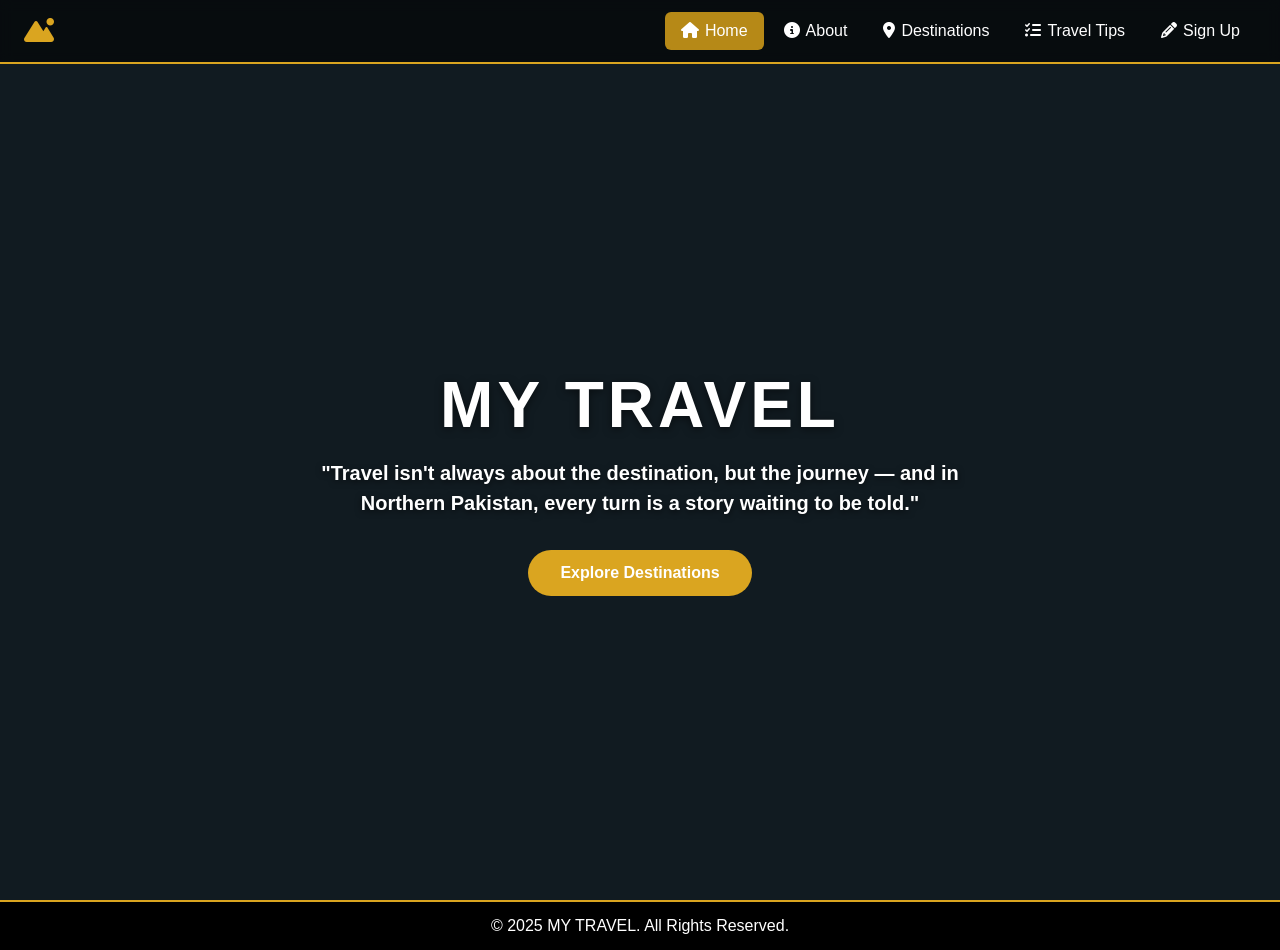
<file: index.html>
<!DOCTYPE html>
<html lang="en">
<head>
    <meta charset="UTF-8">
    <meta name="viewport" content="width=device-width, initial-scale=1.0">
    <title>My Travel</title>
    <link rel="stylesheet" href="https://cdnjs.cloudflare.com/ajax/libs/font-awesome/6.5.0/css/all.min.css">
    <link rel="stylesheet" href="style.css">
</head>
<body>
    <header class="topbar">
        <a href="index.html" class="logo" aria-label="Home"><i class="fa-solid fa-mountain-sun"></i></a>
        <button class="menu-toggle" aria-label="Open menu" aria-expanded="false"><i class="fa-solid fa-bars"></i></button>
        <ul class="nav">
            <li><a href="index.html" class="active"><i class="fa-solid fa-house"></i>Home</a></li>
            <li><a href="about.html"><i class="fa-solid fa-circle-info"></i>About</a></li>
            <li><a href="destinations.html"><i class="fa-solid fa-location-dot"></i>Destinations</a></li>
            <li><a href="tips.html"><i class="fa-solid fa-list-check"></i>Travel Tips</a></li>
            <li><a href="signup.html"><i class="fa-solid fa-pencil-alt"></i>Sign Up</a></li>
        </ul>
    </header>
    <main>
        <section class="hero">
            <h1>MY TRAVEL</h1>
            <blockquote>"Travel isn't always about the destination, but the journey &mdash; and in Northern Pakistan, every turn is a story waiting to be told."</blockquote>
            <a href="destinations.html" class="btn">Explore Destinations</a>
        </section>
    </main>
    <footer class="footer">
        <p>&copy; 2025 MY TRAVEL. All Rights Reserved.</p>
    </footer>
    <script src="nav.js"></script>
</body>
</html>
</file>
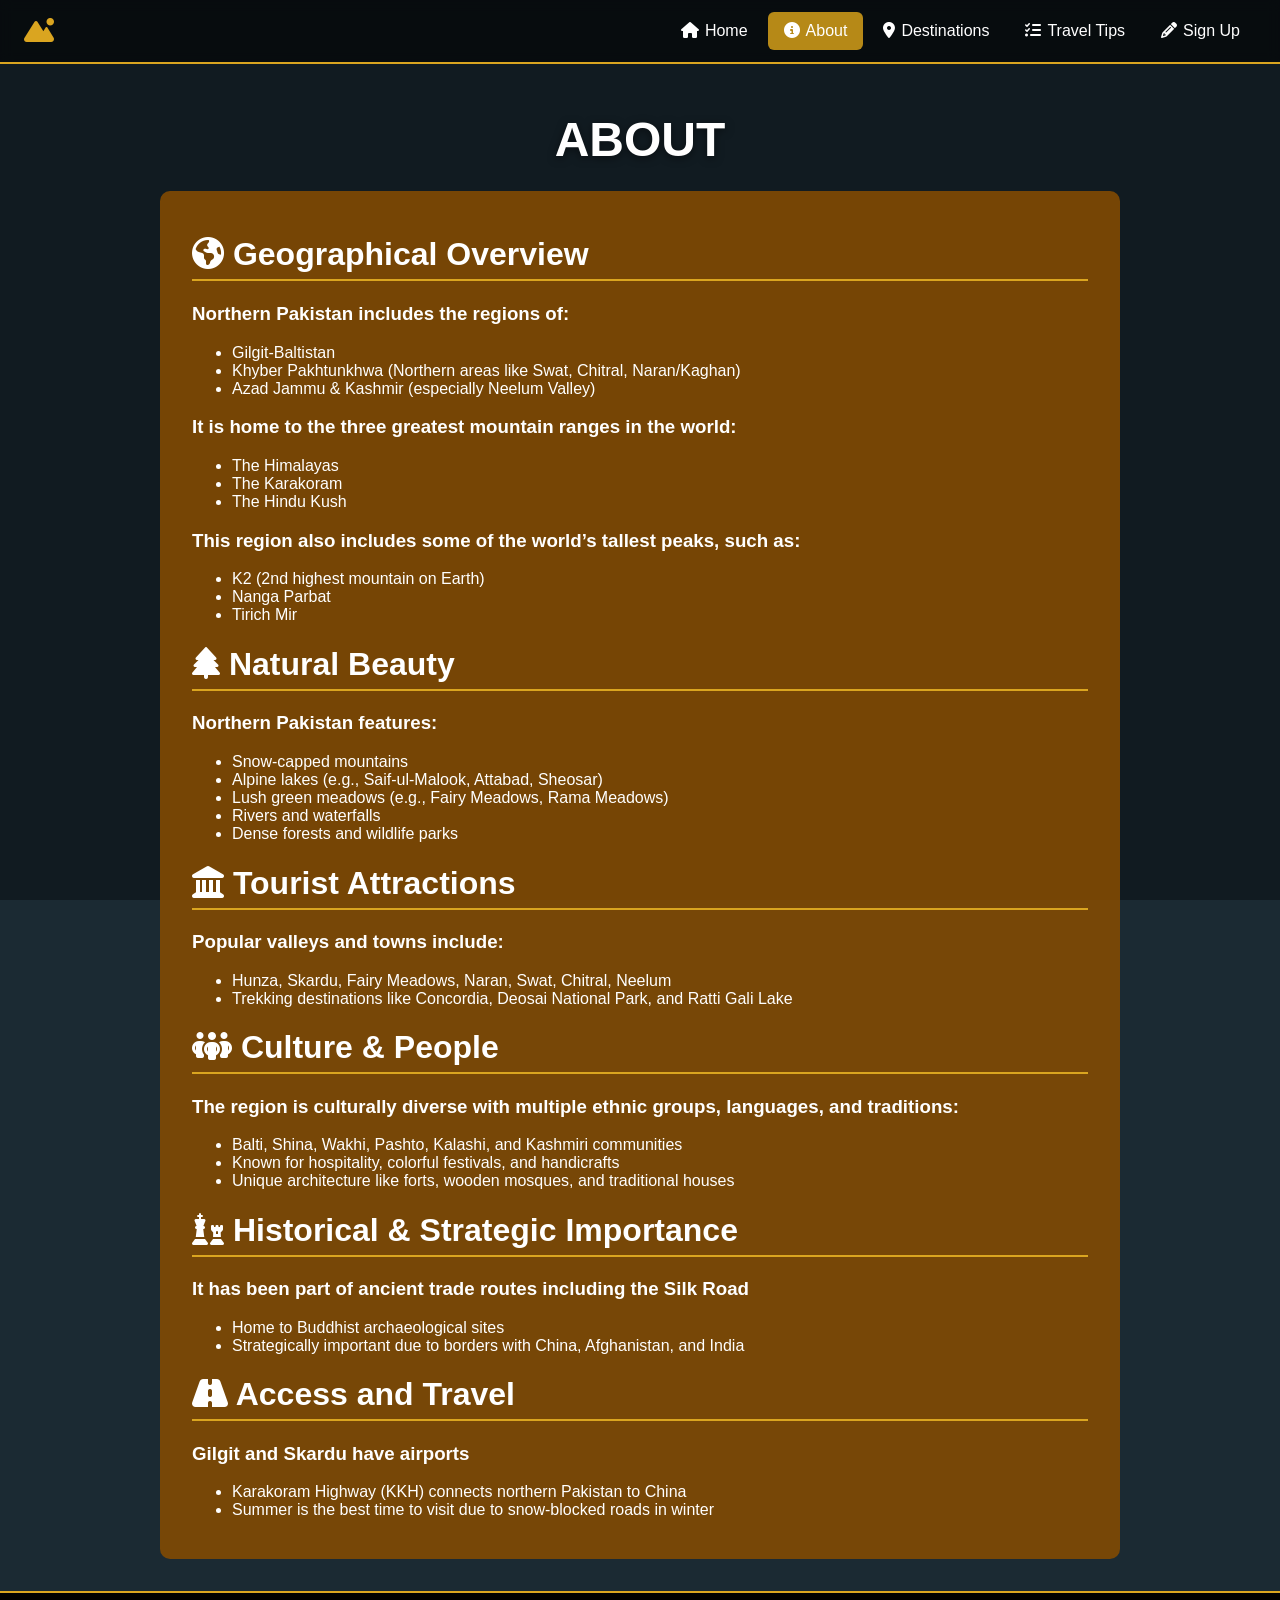
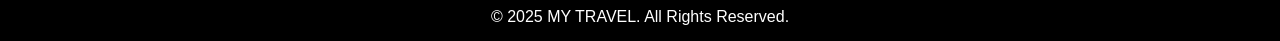
<file: about.html>
<!DOCTYPE html>
<html lang="en">
<head>
    <meta charset="UTF-8">
    <meta name="viewport" content="width=device-width, initial-scale=1.0">
    <title>About</title>
    <link rel="stylesheet" href="https://cdnjs.cloudflare.com/ajax/libs/font-awesome/6.5.0/css/all.min.css">
    <link rel="stylesheet" href="style.css">
</head>
<body>
    <header class="topbar">
        <a href="index.html" class="logo" aria-label="Home"><i class="fa-solid fa-mountain-sun"></i></a>
        <button class="menu-toggle" aria-label="Open menu" aria-expanded="false"><i class="fa-solid fa-bars"></i></button>
        <ul class="nav">
            <li><a href="index.html"><i class="fa-solid fa-house"></i>Home</a></li>
            <li><a href="about.html" class="active"><i class="fa-solid fa-circle-info"></i>About</a></li>
            <li><a href="destinations.html"><i class="fa-solid fa-location-dot"></i>Destinations</a></li>
            <li><a href="tips.html"><i class="fa-solid fa-list-check"></i>Travel Tips</a></li>
            <li><a href="signup.html"><i class="fa-solid fa-pencil-alt"></i>Sign Up</a></li>
        </ul>
    </header>
    <main>
        <section class="page-title"><h1>ABOUT</h1></section>
        <div class="panel">
  <h1 class="line"><i class="fa-solid fa-earth-americas"></i> Geographical Overview</h1>
  <h3>Northern Pakistan includes the regions of:</h3>
   <ul>
    <li>Gilgit-Baltistan</li>
    <li>Khyber Pakhtunkhwa (Northern areas like Swat, Chitral, Naran/Kaghan)</li>
    <li>Azad Jammu & Kashmir (especially Neelum Valley)</li>
   </ul>
   <h3>It is home to the three greatest mountain ranges in the world:</h3>
   <ul>
    <li>The Himalayas</li>
    <li>The Karakoram</li>
    <li>The Hindu Kush</li>
   </ul>
   <h3>This region also includes some of the world’s tallest peaks, such as:</h3>
   <ul>
     <li>K2 (2nd highest mountain on Earth)</li>
    <li>Nanga Parbat</li>
    <li>Tirich Mir</li>
   </ul>

   <h1 class="line"><i class="fa-solid fa-tree"></i> Natural Beauty</h1>
   <h3>Northern Pakistan features:</h3>
    <ul>
        <li>Snow-capped mountains</li>
        <li>Alpine lakes (e.g., Saif-ul-Malook, Attabad, Sheosar)</li>
        <li>Lush green meadows (e.g., Fairy Meadows, Rama Meadows)</li>
         <li>Rivers and waterfalls</li>
        <li>Dense forests and wildlife parks</li>
    </ul>
    <h1 class="line"><i class="fa-solid fa-landmark"></i> Tourist Attractions</h1>
    <h3>Popular valleys and towns include:</h3>
    <ul>
        <li>Hunza, Skardu, Fairy Meadows, Naran, Swat, Chitral, Neelum</li>
         <li>Trekking destinations like Concordia, Deosai National Park, and Ratti Gali Lake</li>
    </ul>
    <h1 class="line"><i class="fa-solid fa-people-group"></i> Culture & People</h1>
    <h3>The region is culturally diverse with multiple ethnic groups, languages, and traditions:</h3>
     <ul>
        <li>Balti, Shina, Wakhi, Pashto, Kalashi, and Kashmiri communities</li>
        <li>Known for hospitality, colorful festivals, and handicrafts</li>
        <li>Unique architecture like forts, wooden mosques, and traditional houses</li>
     </ul>
<h1 class="line"><i class="fa-solid fa-chess"></i> Historical & Strategic Importance</h1>
     <h3>It has been part of ancient trade routes including the Silk Road</h3>
     <ul>
        <li>Home to Buddhist archaeological sites</li>
        <li>Strategically important due to borders with China, Afghanistan, and India</li>
     </ul>
     <h1 class="line"><i class="fa-solid fa-road"></i> Access and Travel</h1>
     <h3>Gilgit and Skardu have airports</h3>
      <ul>
        <li>Karakoram Highway (KKH) connects northern Pakistan to China</li>
        <li>Summer is the best time to visit due to snow-blocked roads in winter</li>
      </ul>
 </div>
    </main>
    <footer class="footer">
        <p>&copy; 2025 MY TRAVEL. All Rights Reserved.</p>
    </footer>
    <script src="nav.js"></script>
</body>
</html>
</file>
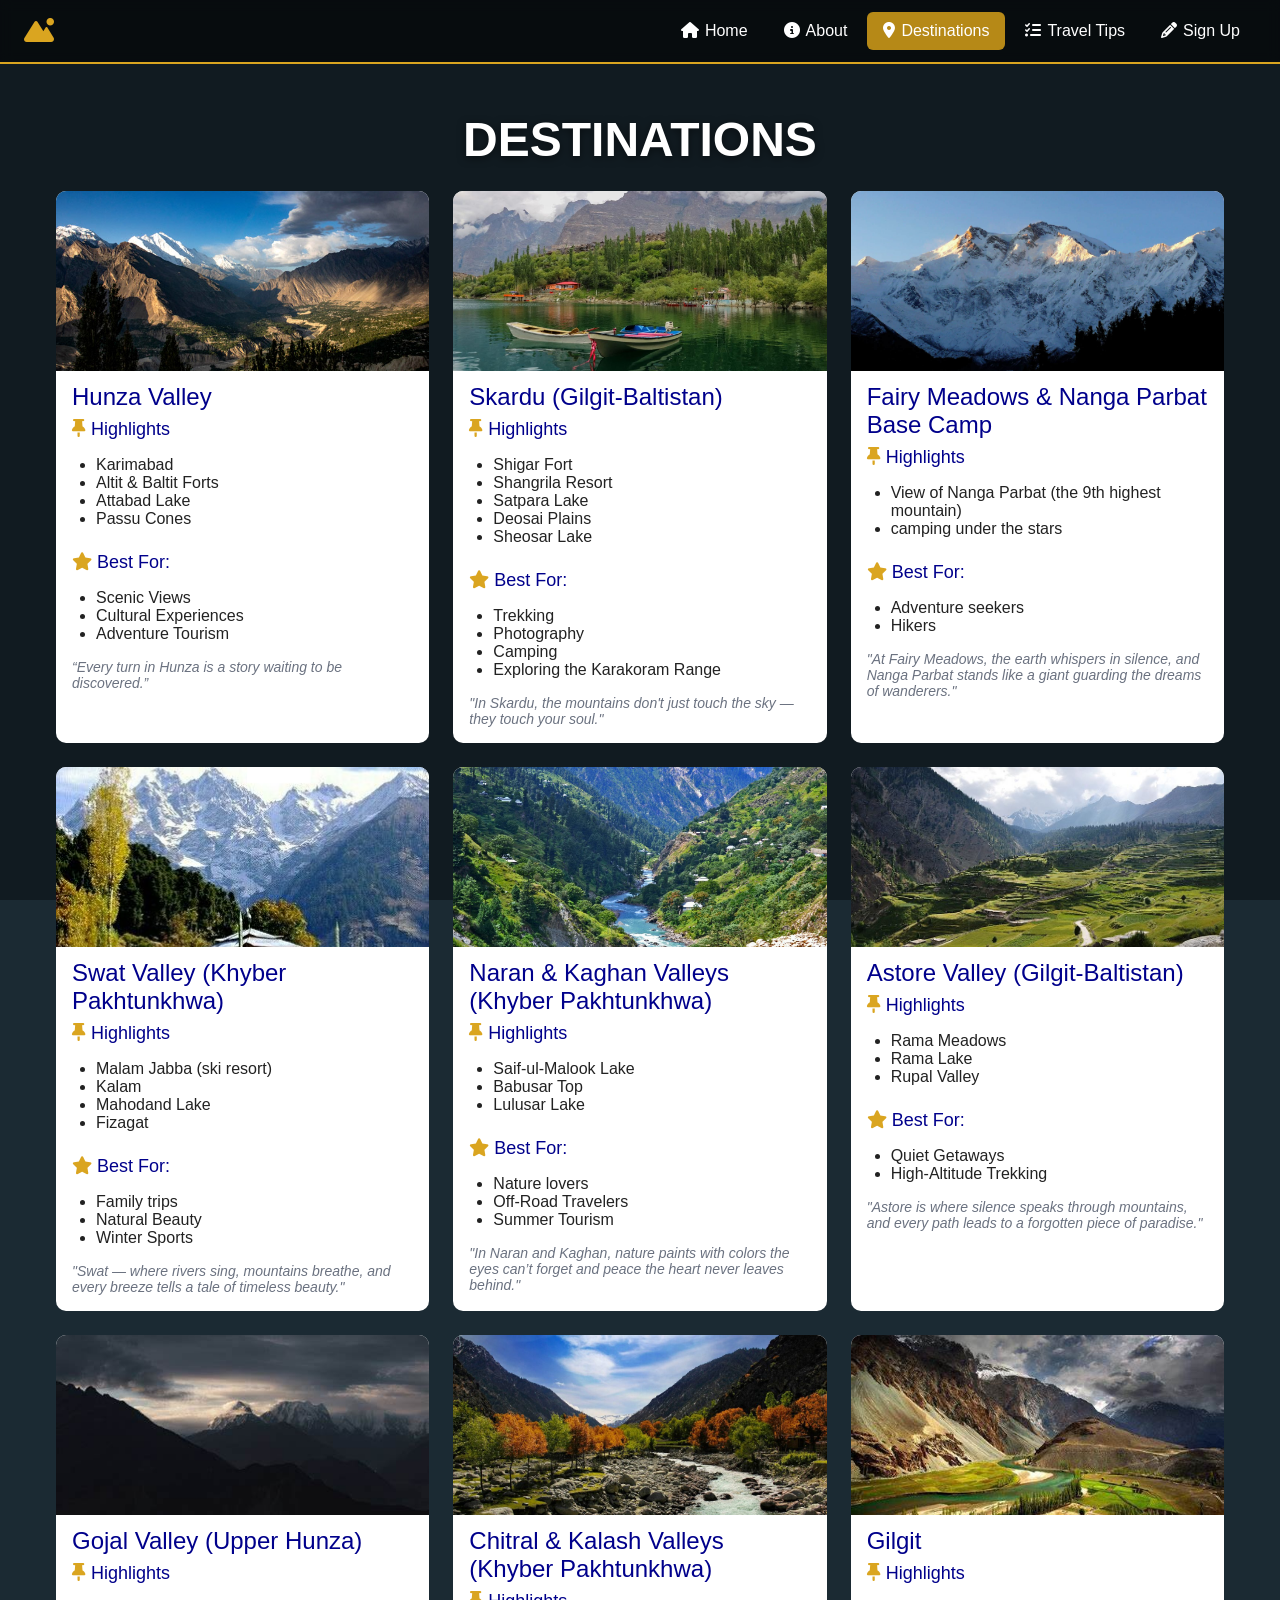
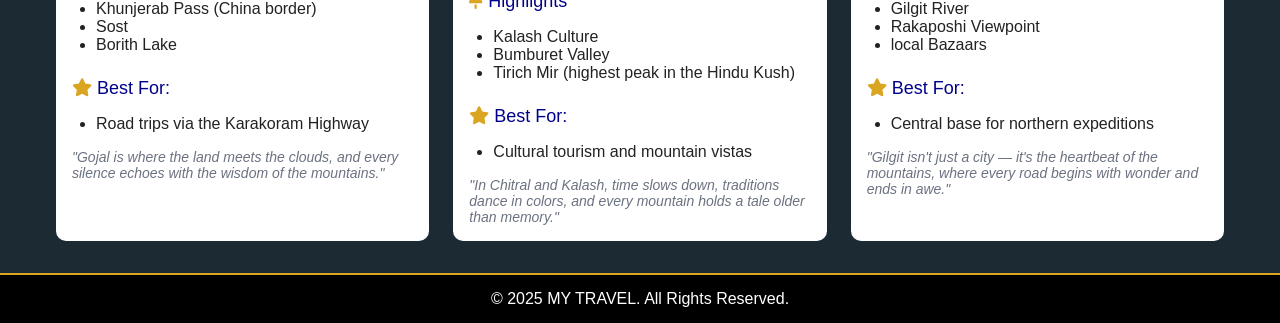
<file: destinations.html>
<!DOCTYPE html>
<html lang="en">
<head>
    <meta charset="UTF-8">
    <meta name="viewport" content="width=device-width, initial-scale=1.0">
    <title>Destinations</title>
    <link rel="stylesheet" href="https://cdnjs.cloudflare.com/ajax/libs/font-awesome/6.5.0/css/all.min.css">
    <link rel="stylesheet" href="style.css">
    <style>
        .grid { max-width: 1200px; margin: 0 auto 32px; padding: 0 16px; display: grid; grid-template-columns: repeat(auto-fill, minmax(280px, 1fr)); gap: 24px; }
        .card { background: white; color: #222; border-radius: 10px; overflow: hidden; padding-bottom: 16px; }
        .card img { width: 100%; height: 180px; object-fit: cover; display: block; transition: transform 0.3s ease; }
        .card img:hover { transform: scale(1.05); }
        .card1 { padding: 12px 16px 0; font-size: 24px; color: darkblue; }
        .card2 { padding: 8px 16px 0; font-size: 18px; color: darkblue; }
        .card3 { margin: 12px 16px 0; font-style: italic; color: #6b7280; font-size: 14px; }
    </style>
</head>
<body>
    <header class="topbar">
        <a href="index.html" class="logo" aria-label="Home"><i class="fa-solid fa-mountain-sun"></i></a>
        <button class="menu-toggle" aria-label="Open menu" aria-expanded="false"><i class="fa-solid fa-bars"></i></button>
        <ul class="nav">
            <li><a href="index.html"><i class="fa-solid fa-house"></i>Home</a></li>
            <li><a href="about.html"><i class="fa-solid fa-circle-info"></i>About</a></li>
            <li><a href="destinations.html" class="active"><i class="fa-solid fa-location-dot"></i>Destinations</a></li>
            <li><a href="tips.html"><i class="fa-solid fa-list-check"></i>Travel Tips</a></li>
            <li><a href="signup.html"><i class="fa-solid fa-pencil-alt"></i>Sign Up</a></li>
        </ul>
    </header>
    <main>
        <section class="page-title"><h1>DESTINATIONS</h1></section>
        <div class="grid">
<div class="card">
    <img  src="Eagle-Nest hunza velly.jpg" alt="hunza">
    <div class="card1">Hunza Valley </div>
    <div class="card2"><i class="fas fa-thumbtack" style="color: goldenrod;"></i>  Highlights</div>
    <ul>
        <li>Karimabad</li>
        <li>Altit & Baltit Forts</li>
        <li>Attabad Lake</li>
        <li>Passu Cones</li>
    </ul>
    <div class="card2"><i class="fas fa-star" style="color: goldenrod;"></i>  Best For:</div>
    <ul>
        <li>Scenic Views</li>
         <li>Cultural Experiences</li>
          <li>Adventure Tourism</li>
    </ul>
    <div class="card3">“Every turn in Hunza is a story waiting to be discovered.”</div>
</div>
<div class="card">
    <img  src="Skardu (Gilgit-Baltistan).jpg" alt="Skardu">
    <div class="card1">Skardu (Gilgit-Baltistan) </div>
    <div class="card2"><i class="fas fa-thumbtack" style="color: goldenrod;"></i>  Highlights</div>
    <ul>
        <li>Shigar Fort</li>
        <li>Shangrila Resort</li>
        <li>Satpara Lake</li>
        <li> Deosai Plains</li>
        <li> Sheosar Lake</li>
    </ul>
    <div class="card2"><i class="fas fa-star" style="color: goldenrod;"></i>  Best For:</div>
    <ul>
        <li>Trekking</li>
         <li>Photography</li>
          <li>Camping</li>
          <li>Exploring the Karakoram Range</li>
    </ul>
    <div class="card3">"In Skardu, the mountains don't just touch the sky — they touch your soul."</div>
</div>
<div class="card">
    <img  src="Fairy-Meadows-Nanga-Parbat-Base-Camp-with-Julliper-Peak-Climbing.jpg" alt="Fairy Meadows & Nanga Parbat Base Camp">
    <div class="card1">Fairy Meadows & Nanga Parbat Base Camp </div>
    <div class="card2"><i class="fas fa-thumbtack" style="color: goldenrod;"></i>  Highlights</div>
    <ul>
        <li>View of Nanga Parbat (the 9th highest mountain)</li>
        <li>camping under the stars</li>
    </ul>
    <div class="card2"><i class="fas fa-star" style="color: goldenrod;"></i>  Best For:</div>
    <ul>
        <li>Adventure seekers</li>
         <li>Hikers</li>
    </ul>
    <div class="card3">"At Fairy Meadows, the earth whispers in silence, and Nanga Parbat stands like a giant guarding the dreams of wanderers."</div>
</div>
  


<div class="card">
    <img  src="Swat Valley (Khyber Pakhtunkhwa).jpg" alt="Swat Valley (Khyber Pakhtunkhwa)">
    <div class="card1">Swat Valley (Khyber Pakhtunkhwa) </div>
    <div class="card2"><i class="fas fa-thumbtack" style="color: goldenrod;"></i>  Highlights</div>
    <ul>
        <li>Malam Jabba (ski resort)</li>
        <li>Kalam</li>
        <li> Mahodand Lake</li>
        <li>Fizagat</li>
    </ul>
    <div class="card2"><i class="fas fa-star" style="color: goldenrod;"></i>  Best For:</div>
    <ul>
        <li>Family trips</li>
         <li>Natural Beauty</li>
          <li>Winter Sports</li>
    </ul>
    <div class="card3">"Swat — where rivers sing, mountains breathe, and every breeze tells a tale of timeless beauty."</div>
</div>


<div class="card">
    <img  src="River-Kunhar-kaghan-valley.jpg" alt="Naran & Kaghan Valleys (Khyber Pakhtunkhwa)">
    <div class="card1">Naran & Kaghan Valleys (Khyber Pakhtunkhwa) </div>
    <div class="card2"><i class="fas fa-thumbtack" style="color: goldenrod;"></i>  Highlights</div>
    <ul>
        <li>Saif-ul-Malook Lake</li>
        <li>Babusar Top</li>
        <li> Lulusar Lake</li>
    </ul>
    <div class="card2"><i class="fas fa-star" style="color: goldenrod;"></i>  Best For:</div>
    <ul>
        <li>Nature lovers</li>
         <li>Off-Road Travelers</li>
          <li>Summer Tourism</li>
    </ul>
    <div class="card3">"In Naran and Kaghan, nature paints with colors the eyes can’t forget and peace the heart never leaves behind."</div>
</div>

<div class="card">
    <img  src="Astore Valley (Gilgit-Baltistan).jpg" alt=" Astore Valley (Gilgit-Baltistan)">
    <div class="card1"> Astore Valley (Gilgit-Baltistan) </div>
    <div class="card2"><i class="fas fa-thumbtack" style="color: goldenrod;"></i>  Highlights</div>
    <ul>
        <li>Rama Meadows</li>
        <li>Rama Lake</li>
        <li>Rupal Valley</li>
    </ul>
    <div class="card2"><i class="fas fa-star" style="color: goldenrod;"></i>  Best For:</div>
    <ul>
        <li>Quiet Getaways</li>
         <li>High-Altitude Trekking</li>
    </ul>
    <div class="card3">"Astore is where silence speaks through mountains, and every path leads to a forgotten piece of paradise."</div>
</div>
<div class="card">
    <img  src="Gojal Valley (Upper Hunza).jpg" alt="Gojal Valley (Upper Hunza)">
    <div class="card1">Gojal Valley (Upper Hunza) </div>
    <div class="card2"><i class="fas fa-thumbtack" style="color: goldenrod;"></i>  Highlights</div>
    <ul>
        <li>Khunjerab Pass (China border)</li>
        <li>Sost</li>
        <li>  Borith Lake</li>
    </ul>
    <div class="card2"><i class="fas fa-star" style="color: goldenrod;"></i>  Best For:</div>
    <ul>
        <li>Road trips via the Karakoram Highway</li>
    </ul>
    <div class="card3">"Gojal is where the land meets the clouds, and every silence echoes with the wisdom of the mountains."</div>
</div>


<div class="card">
    <img  src="Chitral & Kalash Valleys (Khyber Pakhtunkhwa).jpg" alt="Chitral & Kalash Valleys (Khyber Pakhtunkhwa)">
    <div class="card1">Chitral & Kalash Valleys (Khyber Pakhtunkhwa) </div>
    <div class="card2"><i class="fas fa-thumbtack" style="color: goldenrod;"></i>  Highlights</div>
    <ul>
        <li>Kalash Culture</li>
        <li> Bumburet Valley</li>
        <li> Tirich Mir (highest peak in the Hindu Kush)</li>
    </ul>
    <div class="card2"><i class="fas fa-star" style="color: goldenrod;"></i>  Best For:</div>
    <ul>
        <li> Cultural tourism and mountain vistas</li>
    </ul>
    <div class="card3">"In Chitral and Kalash, time slows down, traditions dance in colors, and every mountain holds a tale older than memory."</div>
</div>

<div class="card">
    <img  src="Gilgit.jpg" alt="Gilgit">
    <div class="card1"> Gilgit </div>
    <div class="card2"><i class="fas fa-thumbtack" style="color: goldenrod;"></i>  Highlights</div>
    <ul>
        <li>Gilgit River</li>
        <li>Rakaposhi Viewpoint</li>
        <li> local Bazaars</li>
    </ul>
    <div class="card2"><i class="fas fa-star" style="color: goldenrod;"></i>  Best For:</div>
    <ul>
        <li>Central base for northern expeditions</li>
    </ul>
    <div class="card3">"Gilgit isn't just a city — it's the heartbeat of the mountains, where every road begins with wonder and ends in awe."</div>
</div>
        </div>
    </main>
    <footer class="footer">
        <p>&copy; 2025 MY TRAVEL. All Rights Reserved.</p>
    </footer>
    <script src="nav.js"></script>
</body>
</html>
</file>
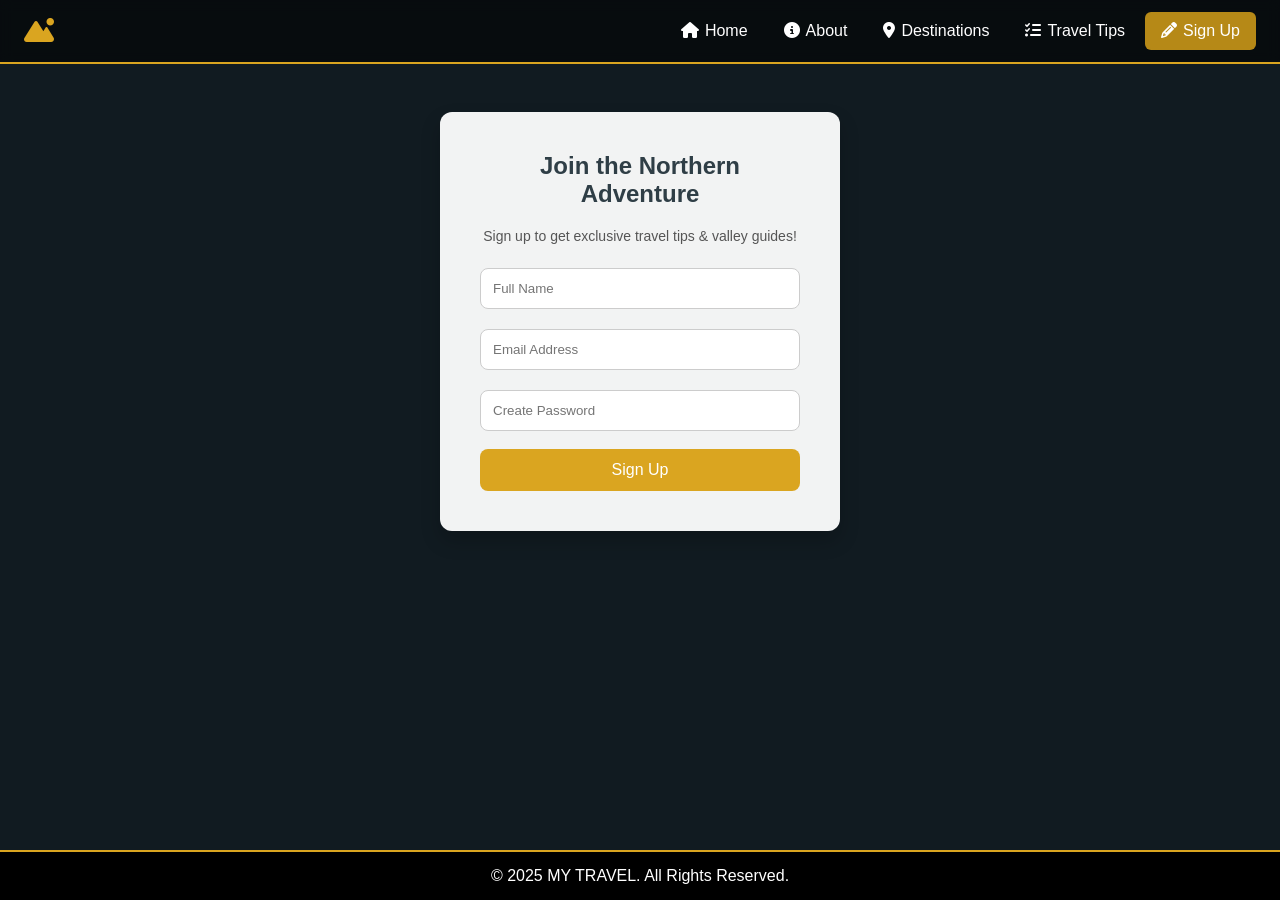
<file: signup.html>
<!DOCTYPE html>
<html lang="en">
<head>
    <meta charset="UTF-8">
    <meta name="viewport" content="width=device-width, initial-scale=1.0">
    <title>Sign Up</title>
    <link rel="stylesheet" href="https://cdnjs.cloudflare.com/ajax/libs/font-awesome/6.5.0/css/all.min.css">
    <link rel="stylesheet" href="style.css">
    <style>
        .signup-container { background: rgba(255,255,255,0.95); color: #2f3e46; padding: 40px; border-radius: 12px; box-shadow: 0 10px 20px rgba(0,0,0,0.2); max-width: 400px; margin: 48px auto; }
        .signup-container h2 { margin-top: 0; text-align: center; }
        .tagline { font-size: 14px; color: #555; text-align: center; }
        .signup-container input { width: 100%; padding: 12px; margin: 10px 0; border: 1px solid #ccc; border-radius: 8px; }
        .signup-container button { width: 100%; padding: 12px; margin-top: 8px; background: goldenrod; color: white; border: none; border-radius: 8px; font-size: 16px; cursor: pointer; }
        .signup-container button:hover { background: rgb(182, 137, 23); }
        #thanks { text-align: center; color: green; }
        @media (max-width: 768px) { .signup-container { margin: 24px 12px; padding: 24px; } }
    </style>
</head>
<body>
    <header class="topbar">
        <a href="index.html" class="logo" aria-label="Home"><i class="fa-solid fa-mountain-sun"></i></a>
        <button class="menu-toggle" aria-label="Open menu" aria-expanded="false"><i class="fa-solid fa-bars"></i></button>
        <ul class="nav">
            <li><a href="index.html"><i class="fa-solid fa-house"></i>Home</a></li>
            <li><a href="about.html"><i class="fa-solid fa-circle-info"></i>About</a></li>
            <li><a href="destinations.html"><i class="fa-solid fa-location-dot"></i>Destinations</a></li>
            <li><a href="tips.html"><i class="fa-solid fa-list-check"></i>Travel Tips</a></li>
            <li><a href="signup.html" class="active"><i class="fa-solid fa-pencil-alt"></i>Sign Up</a></li>
        </ul>
    </header>
    <main>
        <div class="signup-container">
            <h2>Join the Northern Adventure</h2>
            <p class="tagline">Sign up to get exclusive travel tips &amp; valley guides!</p>
            <form id="signup-form">
                <input type="text" placeholder="Full Name" required>
                <input type="email" placeholder="Email Address" required>
                <input type="password" placeholder="Create Password" required>
                <button type="submit">Sign Up</button>
            </form>
            <p id="thanks" hidden>Thanks for signing up! (Demo form &mdash; nothing is sent.)</p>
        </div>
        <script>
            document.getElementById('signup-form').addEventListener('submit', function (e) {
                e.preventDefault();
                this.hidden = true;
                document.getElementById('thanks').hidden = false;
            });
        </script>
    </main>
    <footer class="footer">
        <p>&copy; 2025 MY TRAVEL. All Rights Reserved.</p>
    </footer>
    <script src="nav.js"></script>
</body>
</html>
</file>
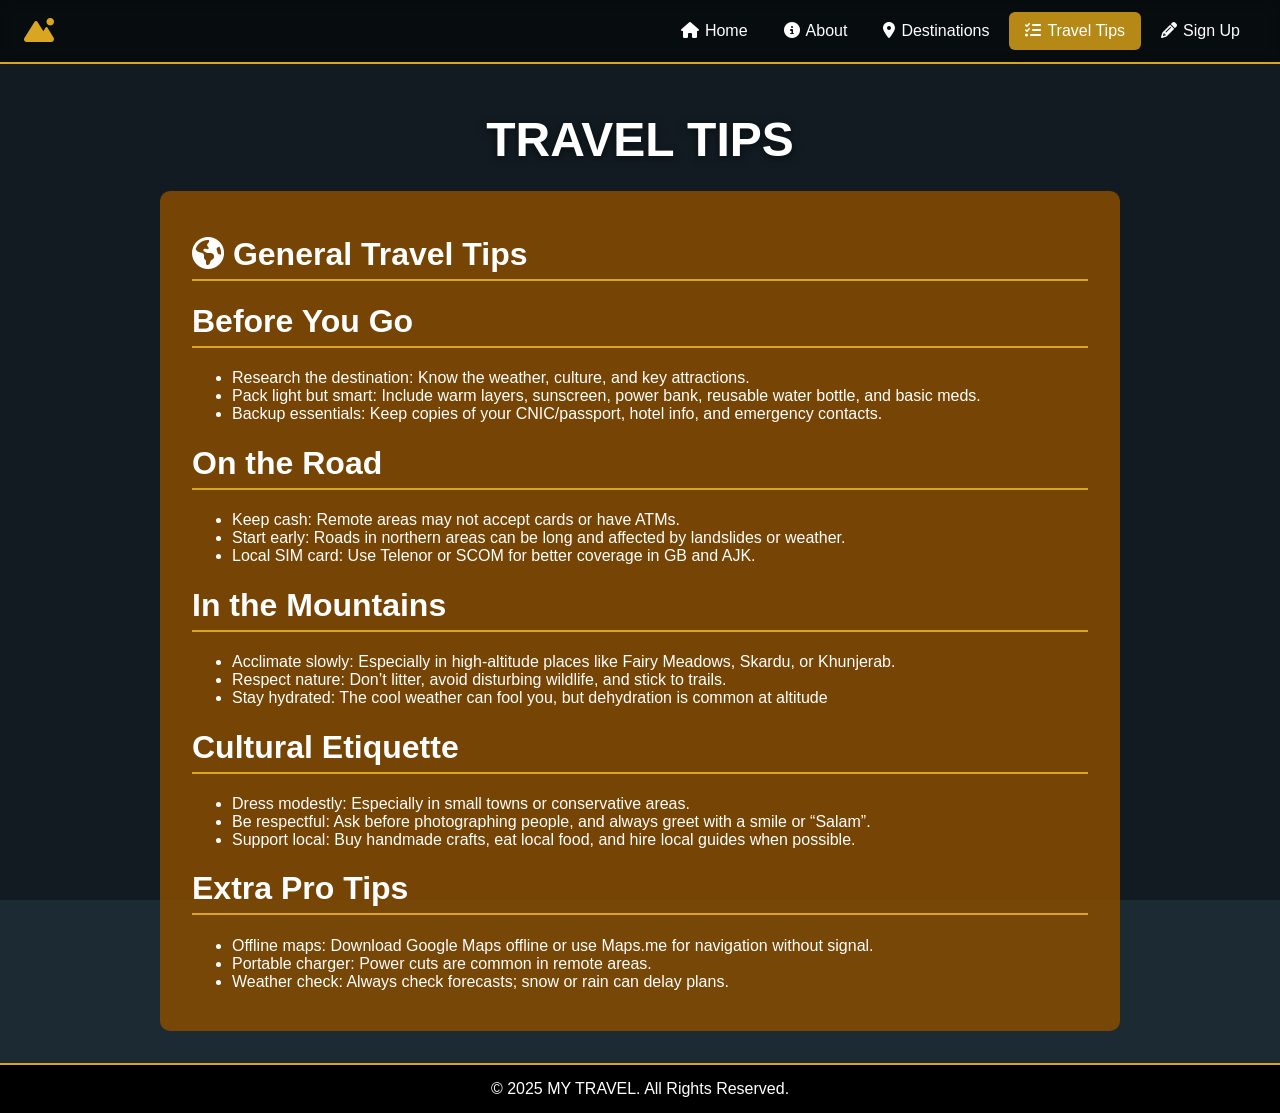
<file: tips.html>
<!DOCTYPE html>
<html lang="en">
<head>
    <meta charset="UTF-8">
    <meta name="viewport" content="width=device-width, initial-scale=1.0">
    <title>Travel Tips</title>
    <link rel="stylesheet" href="https://cdnjs.cloudflare.com/ajax/libs/font-awesome/6.5.0/css/all.min.css">
    <link rel="stylesheet" href="style.css">
</head>
<body>
    <header class="topbar">
        <a href="index.html" class="logo" aria-label="Home"><i class="fa-solid fa-mountain-sun"></i></a>
        <button class="menu-toggle" aria-label="Open menu" aria-expanded="false"><i class="fa-solid fa-bars"></i></button>
        <ul class="nav">
            <li><a href="index.html"><i class="fa-solid fa-house"></i>Home</a></li>
            <li><a href="about.html"><i class="fa-solid fa-circle-info"></i>About</a></li>
            <li><a href="destinations.html"><i class="fa-solid fa-location-dot"></i>Destinations</a></li>
            <li><a href="tips.html" class="active"><i class="fa-solid fa-list-check"></i>Travel Tips</a></li>
            <li><a href="signup.html"><i class="fa-solid fa-pencil-alt"></i>Sign Up</a></li>
        </ul>
    </header>
    <main>
        <section class="page-title"><h1>TRAVEL TIPS</h1></section>
        <div class="panel">
  <h1 class="line"><i class="fa-solid fa-earth-americas"></i> General Travel Tips</h1>
<h1 class="line"> Before You Go</h1>
    <ul>
    <li>Research the destination: Know the weather, culture, and key attractions.</li>
    <li>Pack light but smart: Include warm layers, sunscreen, power bank, reusable water bottle, and basic meds.</li>
    <li>Backup essentials: Keep copies of your CNIC/passport, hotel info, and emergency contacts.</li>
    </ul>


<h1 class="line"> On the Road</h1>
    <ul>
    <li>Keep cash: Remote areas may not accept cards or have ATMs.</li>
    <li>Start early: Roads in northern areas can be long and affected by landslides or weather.</li>
    <li>Local SIM card: Use Telenor or SCOM for better coverage in GB and AJK.</li>
    </ul>
<h1 class="line"> In the Mountains</h1>
    <ul>
<li>Acclimate slowly: Especially in high-altitude places like Fairy Meadows, Skardu, or Khunjerab.
</li>
<li>Respect nature: Don’t litter, avoid disturbing wildlife, and stick to trails.
</li>
<li>Stay hydrated: The cool weather can fool you, but dehydration is common at altitude
</li>    </ul>




   <h1 class="line"> Cultural Etiquette</h1>
    <ul>
        <li>Dress modestly: Especially in small towns or conservative areas.</li>
        <li>Be respectful: Ask before photographing people, and always greet with a smile or “Salam”.</li>
        <li>Support local: Buy handmade crafts, eat local food, and hire local guides when possible.</li>
    </ul>
    <h1 class="line"> Extra Pro Tips</h1>
    <ul>
        <li>Offline maps: Download Google Maps offline or use Maps.me for navigation without signal.</li>
         <li>Portable charger: Power cuts are common in remote areas.</li>
         <li>Weather check: Always check forecasts; snow or rain can delay plans.
</li>
    </ul>

 </div>
    </main>
    <footer class="footer">
        <p>&copy; 2025 MY TRAVEL. All Rights Reserved.</p>
    </footer>
    <script src="nav.js"></script>
</body>
</html>
</file>
<file: style.css>
/* Shared styles for every page: top bar, hero, content panel, footer. */
* {
    box-sizing: border-box;
}

body {
    margin: 0;
    min-height: 100vh;
    display: flex;
    flex-direction: column;
    font-family: 'Segoe UI', Tahoma, Geneva, Verdana, sans-serif;
    color: white;
    background-color: #1b2a33;
}

/* Background photo on a fixed layer, so it stays put while scrolling.
   Done with a pseudo-element because iOS ignores background-attachment: fixed.
   Photo: Hunza Valley by Mehtab Farooq on Unsplash (see README). */
body::before {
    content: "";
    position: fixed;
    inset: 0;
    z-index: -1;
    background:
        linear-gradient(rgba(0, 0, 0, .35), rgba(0, 0, 0, .35)),
        url("https://images.unsplash.com/photo-1514558427911-8e293bebf18c?auto=format&fit=crop&w=2400&q=80");
    background-size: cover;
    background-position: center;
}

/* Smaller file for phones and tablets */
@media (max-width: 1024px) {
    body::before {
        background-image:
            linear-gradient(rgba(0, 0, 0, .35), rgba(0, 0, 0, .35)),
            url("https://images.unsplash.com/photo-1514558427911-8e293bebf18c?auto=format&fit=crop&w=1200&q=80");
    }
}

main {
    flex: 1;
    padding-top: 64px; /* height of the fixed top bar */
}

/* ---------- Top bar ---------- */
.topbar {
    position: fixed;
    top: 0;
    left: 0;
    right: 0;
    z-index: 10;
    height: 64px;
    display: flex;
    align-items: center;
    justify-content: space-between;
    padding: 0 24px;
    background-color: rgba(0, 0, 0, 0.55);
    backdrop-filter: blur(6px);
    border-bottom: 2px solid goldenrod;
}

.logo {
    color: goldenrod;
    font-size: 24px;
}

.nav {
    list-style: none;
    display: flex;
    gap: 4px;
    margin: 0;
    padding: 0;
}

.nav a {
    display: block;
    padding: 10px 16px;
    border-radius: 6px;
    color: white;
    text-decoration: none;
}

.nav a i {
    margin-right: 6px;
}

.nav a:hover,
.nav a.active {
    background-color: rgb(182, 137, 23);
}

.menu-toggle {
    display: none;
    background: none;
    border: none;
    color: white;
    font-size: 24px;
    cursor: pointer;
}

/* ---------- Hero / page title ---------- */
.hero {
    min-height: calc(100vh - 64px);
    display: flex;
    flex-direction: column;
    align-items: center;
    justify-content: center;
    text-align: center;
    padding: 24px;
}

.hero h1 {
    font-size: 64px;
    letter-spacing: 4px;
    margin: 0 0 16px;
    text-shadow: 0 2px 8px rgba(0, 0, 0, .5);
}

.hero blockquote {
    max-width: 640px;
    margin: 0 0 32px;
    font-size: 20px;
    font-weight: bold;
    line-height: 1.5;
    text-shadow: 0 2px 6px rgba(0, 0, 0, .6);
}

.btn {
    display: inline-block;
    padding: 14px 32px;
    border-radius: 30px;
    background-color: goldenrod;
    color: white;
    font-weight: bold;
    text-decoration: none;
    transition: background-color 0.3s ease;
}

.btn:hover {
    background-color: rgb(182, 137, 23);
}

.page-title {
    text-align: center;
    padding: 48px 16px 24px;
}

.page-title h1 {
    font-size: 48px;
    margin: 0;
    text-shadow: 0 2px 8px rgba(0, 0, 0, .5);
}

/* ---------- Content panel (About, Travel Tips) ---------- */
.panel {
    max-width: 960px;
    margin: 0 auto 32px;
    padding: 24px 32px;
    border-radius: 10px;
    background-color: rgba(130, 75, 3, 0.9);
}

.line {
    border-bottom: 2px solid goldenrod;
    padding-bottom: 6px;
}

/* ---------- Footer ---------- */
.footer {
    background-color: black;
    text-align: center;
    padding: 15px;
    border-top: 2px solid goldenrod;
}

.footer p {
    margin: 0;
}

/* ---------- Phone / small tablet ---------- */
@media (max-width: 768px) {
    .menu-toggle {
        display: block;
    }

    .nav {
        display: none;
        position: absolute;
        top: 64px;
        left: 0;
        right: 0;
        flex-direction: column;
        padding: 8px;
        background-color: rgba(0, 0, 0, 0.85);
        border-bottom: 2px solid goldenrod;
    }

    .nav.open {
        display: flex;
    }

    .hero h1 {
        font-size: 40px;
    }

    .hero blockquote {
        font-size: 17px;
    }

    .page-title h1 {
        font-size: 32px;
    }

    .panel {
        margin: 0 12px 24px;
        padding: 16px 20px;
    }
}
</file>
